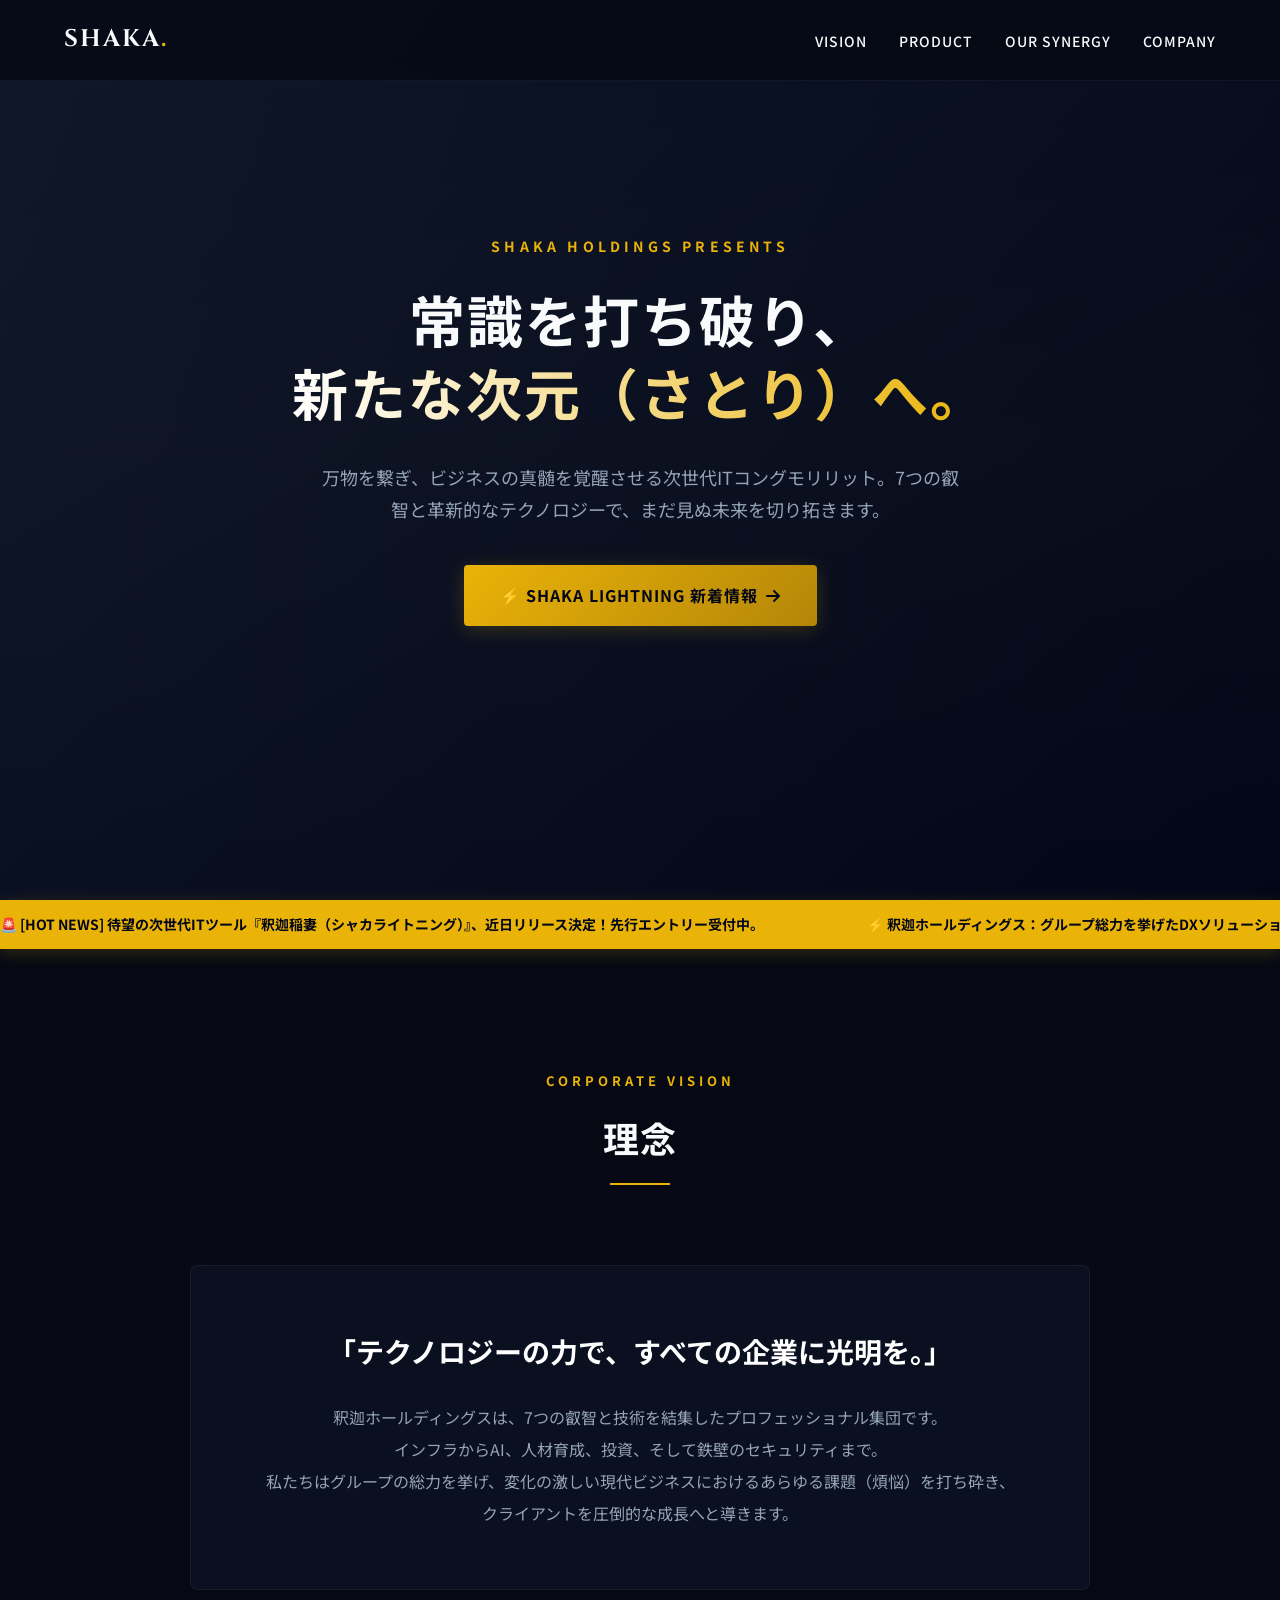
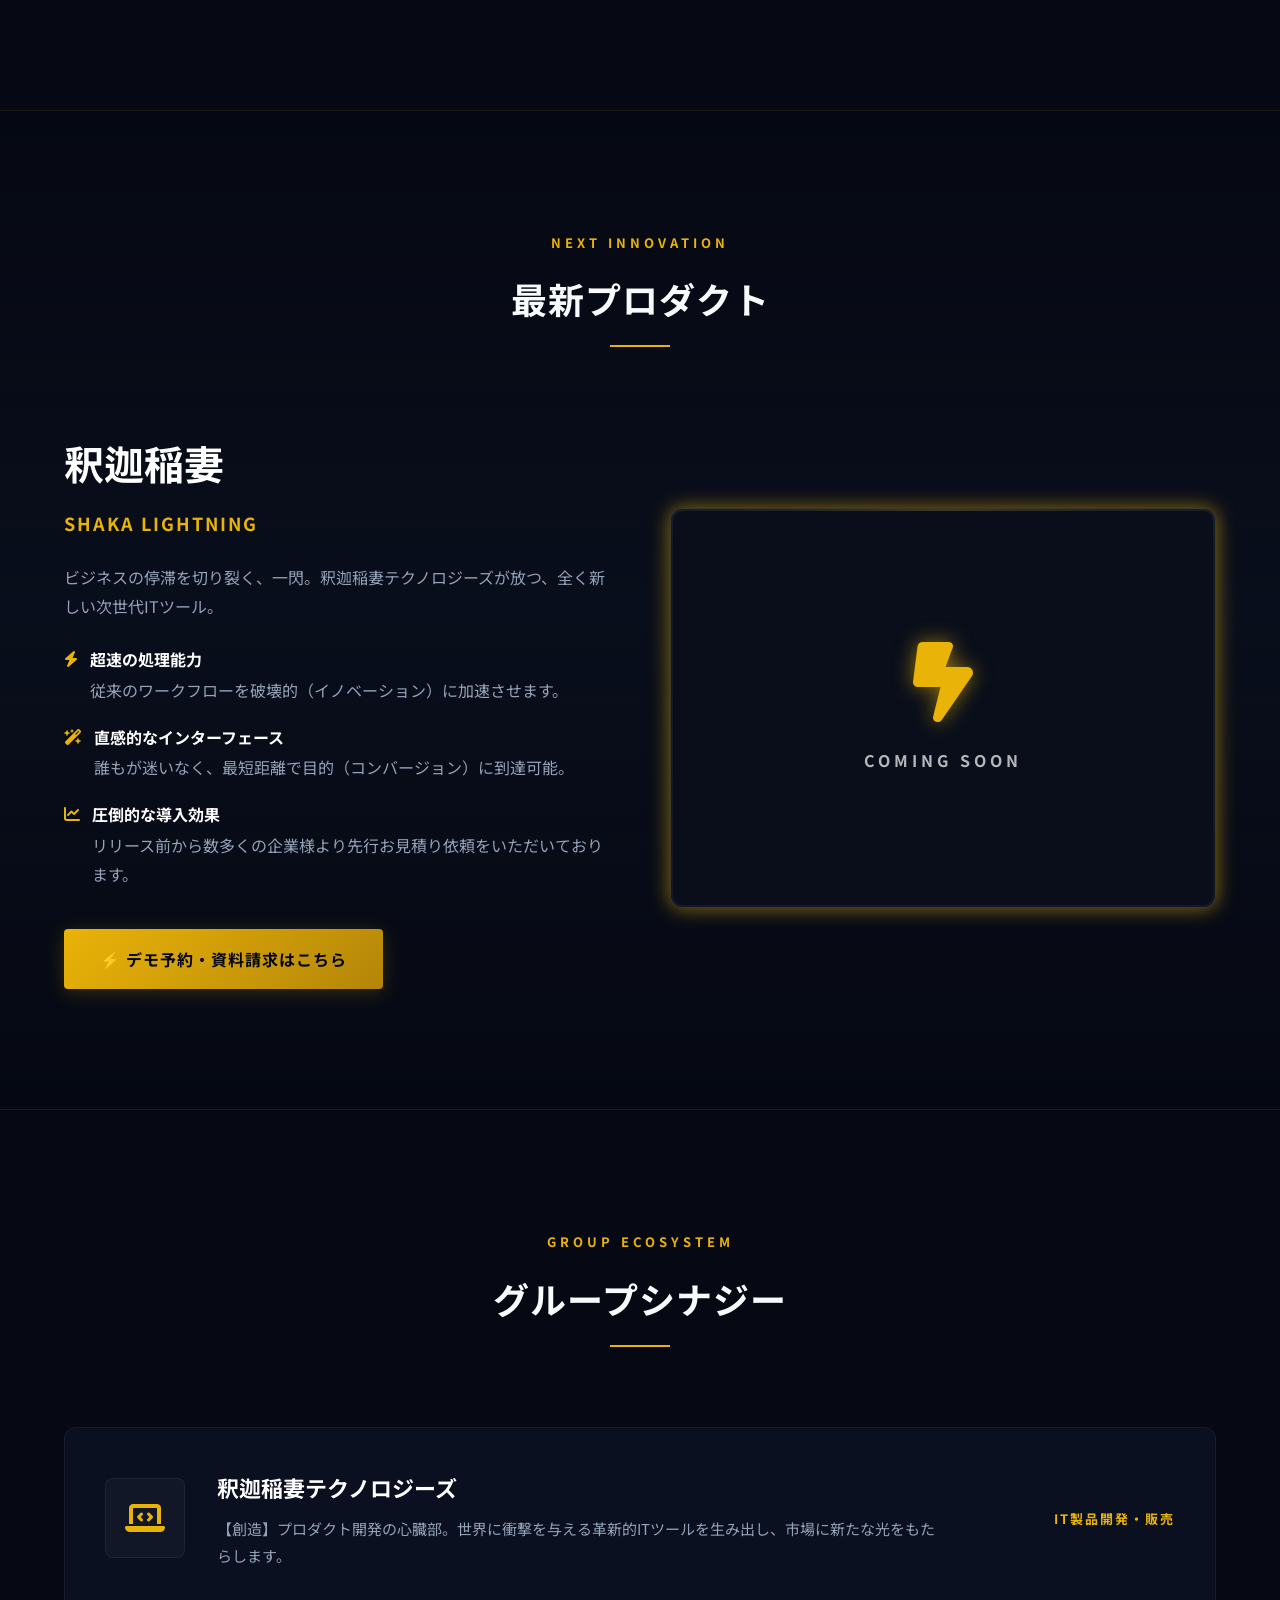
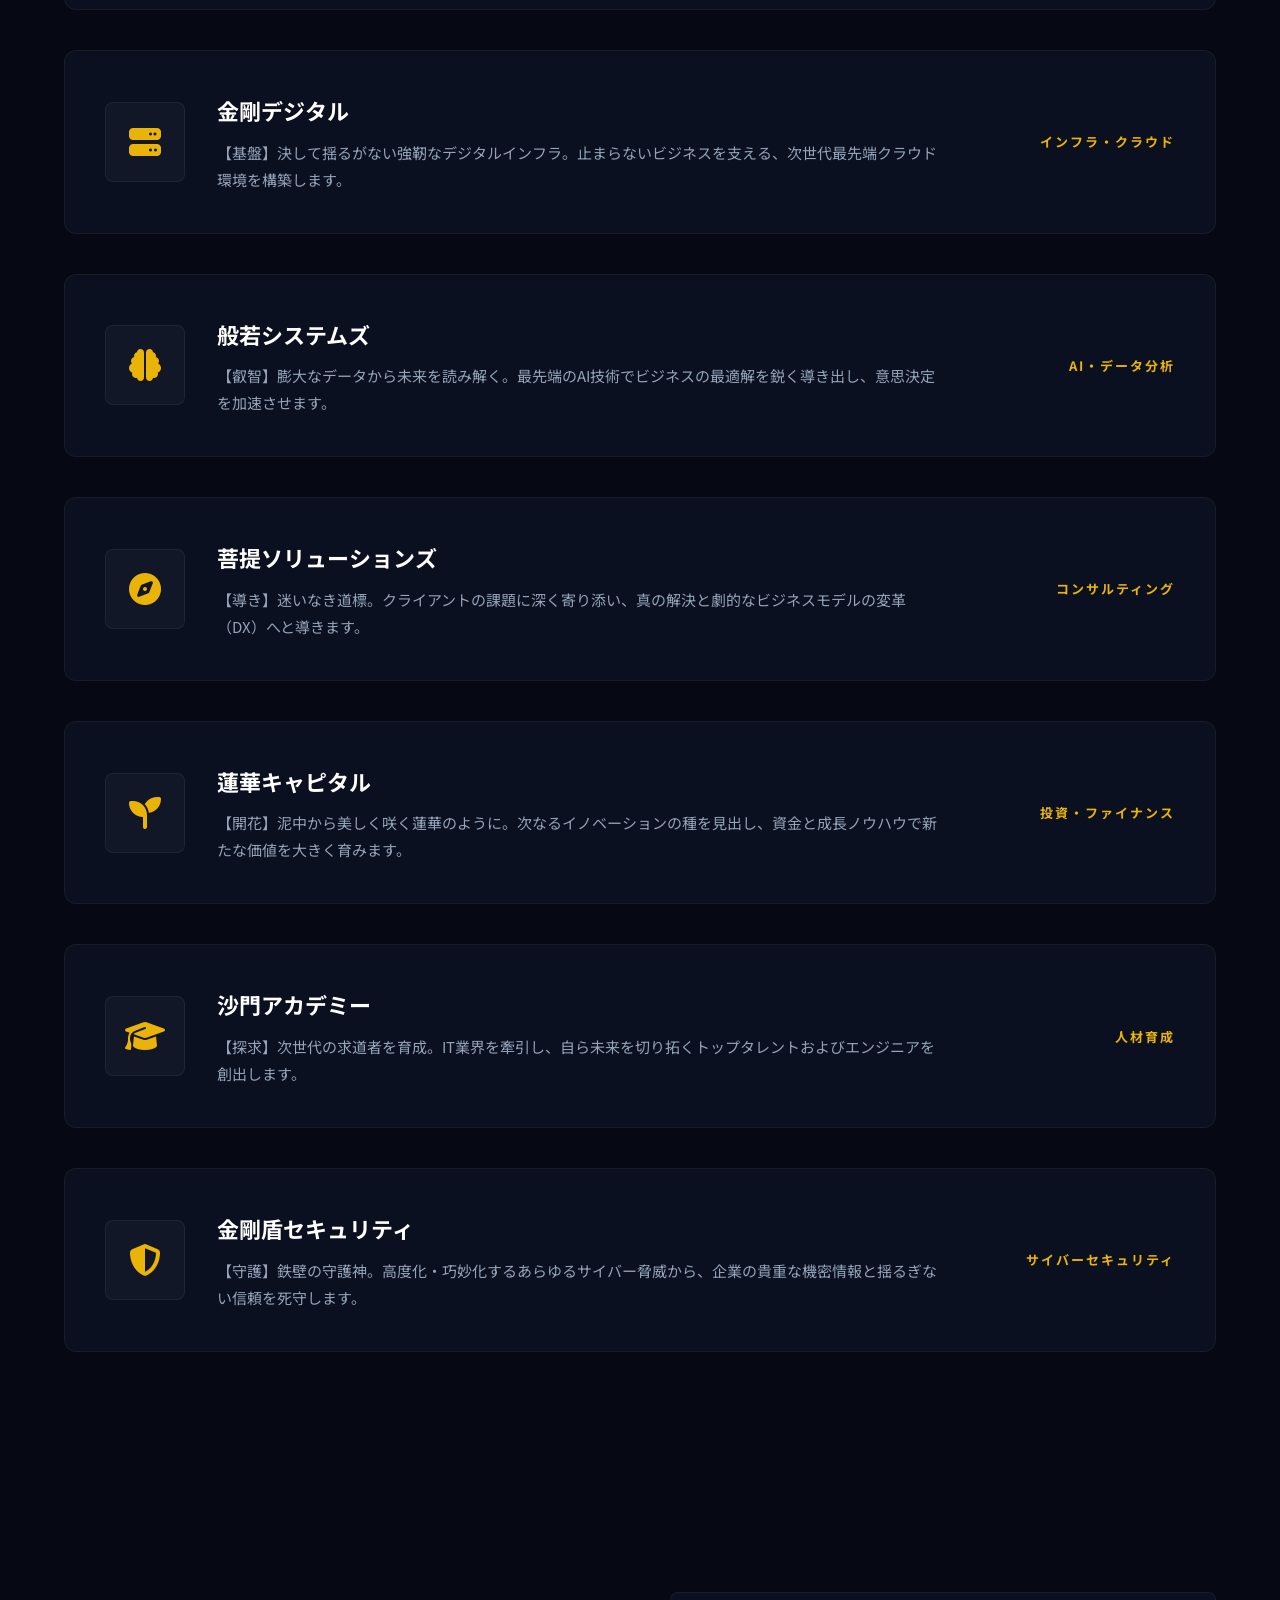
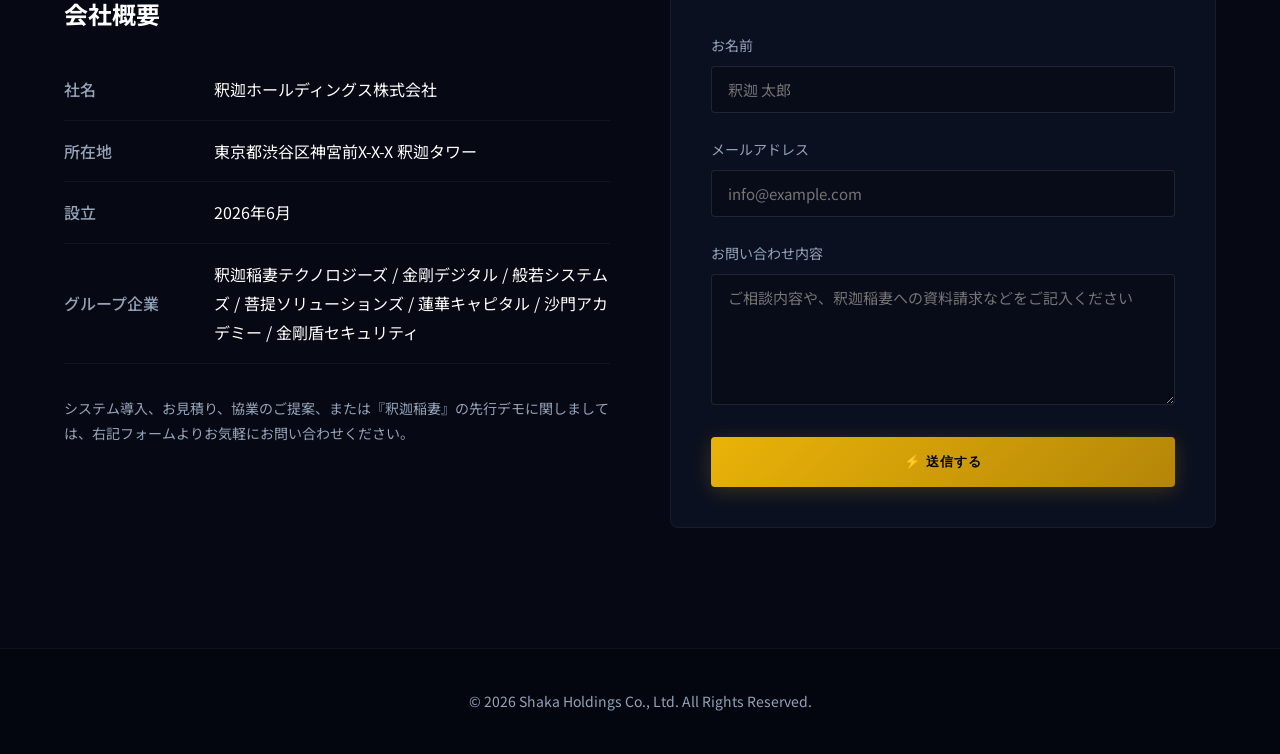
<file: index.html>
<!DOCTYPE html>
<html lang="ja">
<head>
    <meta charset="UTF-8">
    <meta name="viewport" content="width=device-width, initial-scale=1.0">
    <title>釈迦ホールディングス | Shaka Holdings</title>
    <link rel="preconnect" href="https://fonts.googleapis.com">
    <link rel="preconnect" href="https://fonts.gstatic.com" crossorigin>
    <link href="https://fonts.googleapis.com/css2?family=Cinzel:wght@600;700&family=Noto+Sans+JP:wght@300;500;700&display=swap" rel="stylesheet">
    <link rel="stylesheet" href="https://cdnjs.cloudflare.com/ajax/libs/font-awesome/6.5.1/css/all.min.css">
    
    <style>
        :root {
            --bg-color: #060913;
            --card-bg: rgba(15, 23, 42, 0.6);
            --text-color: #f8fafc;
            --text-muted: #94a3b8;
            --accent-gold: #eab308;
            --accent-blue: #38bdf8;
            --accent-purple: #a855f7;
            --lightning-glow: 0 0 20px rgba(234, 179, 8, 0.6);
        }

        * {
            box-sizing: border-box;
            margin: 0;
            padding: 0;
        }

        html {
            scroll-behavior: smooth;
        }

        body {
            background-color: var(--bg-color);
            color: var(--text-color);
            font-family: 'Noto Sans JP', sans-serif;
            overflow-x: hidden;
            line-height: 1.8;
        }

        /* 背景のアニメーション粒子効果風 */
        .bg-glow {
            position: fixed;
            top: 0;
            left: 0;
            width: 100vw;
            height: 100vh;
            pointer-events: none;
            z-index: -1;
            background: 
                radial-gradient(circle at 10% 20%, rgba(56, 189, 248, 0.05) 0%, transparent 40%),
                radial-gradient(circle at 90% 80%, rgba(168, 85, 247, 0.05) 0%, transparent 40%),
                radial-gradient(circle at 50% 50%, rgba(234, 179, 8, 0.03) 0%, transparent 60%);
        }

        /* 共通コンテナ */
        .container {
            max-width: 1200px;
            margin: 0 auto;
            padding: 0 24px;
        }

        /* ヘッダー */
        header {
            position: fixed;
            top: 0;
            left: 0;
            width: 100%;
            z-index: 100;
            background: rgba(6, 9, 19, 0.8);
            backdrop-filter: blur(12px);
            border-bottom: 1px solid rgba(255, 255, 255, 0.05);
            transition: all 0.3s ease;
        }
        
        .header-wrap {
            display: flex;
            justify-content: space-between;
            align-items: center;
            height: 80px;
        }

        .logo {
            font-family: 'Cinzel', 'Noto Sans JP', serif;
            font-size: 24px;
            font-weight: 700;
            color: var(--text-color);
            text-decoration: none;
            letter-spacing: 2px;
        }

        .logo span {
            color: var(--accent-gold);
        }

        nav ul {
            display: flex;
            list-style: none;
            gap: 32px;
        }

        nav a {
            color: var(--text-color);
            text-decoration: none;
            font-size: 14px;
            font-weight: 500;
            transition: color 0.3s;
            letter-spacing: 1px;
        }

        nav a:hover {
            color: var(--accent-gold);
        }

        /* ヒーローセクション */
        .hero {
            height: 100vh;
            display: flex;
            align-items: center;
            justify-content: center;
            text-align: center;
            position: relative;
            overflow: hidden;
            padding-top: 80px;
        }

        .hero-video-placeholder {
            position: absolute;
            top: 0;
            left: 0;
            width: 100%;
            height: 100%;
            background: linear-gradient(135deg, #0f172a 0%, #020617 100%);
            z-index: -1;
        }

        /* 稲妻の光跡エフェクト（CSSアニメーション） */
        .lightning-effect {
            position: absolute;
            top: 0;
            left: 0;
            width: 100%;
            height: 100%;
            opacity: 0.15;
            background: linear-gradient(to bottom, transparent, rgba(234, 179, 8, 0.1), transparent);
            animation: pulse-lightning 4s infinite ease-in-out;
            pointer-events: none;
        }

        @keyframes pulse-lightning {
            0%, 100% { opacity: 0.05; transform: scale(1); }
            50% { opacity: 0.25; transform: scale(1.05); }
            52% { opacity: 0.4; }
            54% { opacity: 0.25; }
        }

        .hero-content {
            z-index: 10;
            max-width: 900px;
        }

        .hero-tagline {
            font-size: 14px;
            font-weight: 700;
            color: var(--accent-gold);
            letter-spacing: 0.3em;
            margin-bottom: 24px;
            text-transform: uppercase;
        }

        .hero h1 {
            font-size: 56px;
            font-weight: 700;
            line-height: 1.3;
            margin-bottom: 32px;
            letter-spacing: 2px;
        }

        .hero h1 span {
            background: linear-gradient(to right, #fff, var(--accent-gold));
            -webkit-background-clip: text;
            -webkit-text-fill-color: transparent;
        }

        .hero p {
            font-size: 18px;
            color: var(--text-muted);
            margin-bottom: 40px;
            max-width: 650px;
            margin-left: auto;
            margin-right: auto;
        }

        .btn {
            display: inline-flex;
            align-items: center;
            gap: 8px;
            background: linear-gradient(135deg, var(--accent-gold) 0%, #b48608 100%);
            color: #020617;
            padding: 16px 36px;
            border-radius: 4px;
            font-weight: 700;
            text-decoration: none;
            letter-spacing: 1px;
            transition: all 0.3s ease;
            box-shadow: 0 4px 20px rgba(234, 179, 8, 0.2);
        }

        .btn:hover {
            transform: translateY(-2px);
            box-shadow: 0 6px 24px rgba(234, 179, 8, 0.4), var(--lightning-glow);
        }

        /* ニュースティッカー */
        .ticker-wrap {
            background: #eab308;
            color: #020617;
            padding: 12px 0;
            overflow: hidden;
            white-space: nowrap;
            font-weight: 700;
            font-size: 14px;
            box-shadow: 0 4px 15px rgba(234, 179, 8, 0.2);
        }

        .ticker {
            display: inline-block;
            animation: ticker 25s linear infinite;
            padding-right: 50%;
        }

        @keyframes ticker {
            0% { transform: translate3d(0, 0, 0); }
            100% { transform: translate3d(-100%, 0, 0); }
        }

        .ticker span {
            display: inline-block;
            margin-right: 100px;
        }

        /* セクション共通スタイル */
        section {
            padding: 120px 0;
            position: relative;
        }

        .section-header {
            text-align: center;
            margin-bottom: 80px;
        }

        .section-header .sub {
            color: var(--accent-gold);
            font-size: 13px;
            font-weight: 700;
            letter-spacing: 4px;
            text-transform: uppercase;
            margin-bottom: 12px;
            display: block;
        }

        .section-header h2 {
            font-size: 36px;
            font-weight: 700;
            letter-spacing: 1px;
            position: relative;
            display: inline-block;
            padding-bottom: 16px;
        }

        .section-header h2::after {
            content: '';
            position: absolute;
            bottom: 0;
            left: 50%;
            transform: translateX(-50%);
            width: 60px;
            height: 2px;
            background: var(--accent-gold);
        }

        /* VISION */
        .vision-content {
            background: var(--card-bg);
            border: 1px solid rgba(255, 255, 255, 0.05);
            border-radius: 8px;
            padding: 60px;
            text-align: center;
            backdrop-filter: blur(10px);
            max-width: 900px;
            margin: 0 auto;
        }

        .vision-content h3 {
            font-size: 28px;
            margin-bottom: 24px;
            color: #fff;
        }

        .vision-content p {
            color: var(--text-muted);
            font-size: 16px;
            line-height: 2;
        }

        /* PRODUCT SPOTLIGHT (釈迦稲妻) */
        .product-spotlight {
            background: linear-gradient(180deg, transparent, rgba(15, 23, 42, 0.4), transparent);
            border-top: 1px solid rgba(234, 179, 8, 0.1);
            border-bottom: 1px solid rgba(234, 179, 8, 0.1);
        }

        .product-grid {
            display: grid;
            grid-template-columns: 1fr 1fr;
            gap: 60px;
            align-items: center;
        }

        .product-info h3 {
            font-size: 40px;
            font-weight: 700;
            margin-bottom: 8px;
            color: #fff;
        }

        .product-info .product-sub {
            color: var(--accent-gold);
            font-size: 18px;
            font-weight: 700;
            letter-spacing: 2px;
            margin-bottom: 24px;
        }

        .product-features {
            list-style: none;
            margin-bottom: 40px;
        }

        .product-features li {
            margin-bottom: 18px;
            display: flex;
            align-items: flex-start;
            gap: 12px;
            color: var(--text-muted);
        }

        .product-features li i {
            color: var(--accent-gold);
            margin-top: 6px;
        }

        .product-features strong {
            color: #fff;
            display: block;
            margin-bottom: 2px;
        }

        .product-visual {
            position: relative;
            height: 400px;
            background: rgba(30, 41, 59, 0.5);
            border: 1px solid rgba(234, 179, 8, 0.2);
            border-radius: 12px;
            display: flex;
            align-items: center;
            justify-content: center;
            overflow: hidden;
            box-shadow: var(--lightning-glow);
        }

        .product-visual::before {
            content: '';
            position: absolute;
            width: 150%;
            height: 150%;
            background: conic-gradient(from 180deg at 50% 50%, transparent 0deg, transparent 120deg, rgba(234, 179, 8, 0.2) 180deg, transparent 240deg, transparent 360deg);
            animation: rotate-glow 6s linear infinite;
        }

        @keyframes rotate-glow {
            from { transform: rotate(0deg); }
            to { transform: rotate(360deg); }
        }

        .visual-inner {
            position: relative;
            background: #090e1a;
            width: calc(100% - 4px);
            height: calc(100% - 4px);
            border-radius: 10px;
            z-index: 2;
            display: flex;
            flex-direction: column;
            align-items: center;
            justify-content: center;
        }

        .visual-inner i {
            font-size: 80px;
            color: var(--accent-gold);
            text-shadow: var(--lightning-glow);
            animation: float-icon 3s infinite ease-in-out;
        }

        @keyframes float-icon {
            0%, 100% { transform: translateY(0); }
            50% { transform: translateY(-10px); }
        }

        /* OUR SYNERGY (スクロールポップアップ) */
        .synergy-list {
            display: flex;
            flex-direction: column;
            gap: 40px;
        }

        /* ポップアップ用初期状態 */
        .synergy-card {
            background: var(--card-bg);
            border: 1px solid rgba(255, 255, 255, 0.05);
            border-radius: 12px;
            padding: 40px;
            display: grid;
            grid-template-columns: 80px 1fr 200px;
            gap: 32px;
            align-items: center;
            backdrop-filter: blur(10px);
            
            /* スクロールアニメーション用の設定 */
            opacity: 0;
            transform: translateY(60px) scale(0.95);
            transition: all 0.8s cubic-bezier(0.25, 1, 0.5, 1);
        }

        /* 画面内に入ったときの活性化クラス */
        .synergy-card.reveal-active {
            opacity: 1;
            transform: translateY(0) scale(1);
        }

        .synergy-card:hover {
            border-color: rgba(234, 179, 8, 0.3);
            box-shadow: 0 10px 30px rgba(0, 0, 0, 0.3);
        }

        .card-icon {
            width: 80px;
            height: 80px;
            border-radius: 8px;
            background: rgba(255, 255, 255, 0.03);
            display: flex;
            align-items: center;
            justify-content: center;
            font-size: 32px;
            color: var(--accent-gold);
            border: 1px solid rgba(255, 255, 255, 0.05);
            transition: all 0.3s;
        }

        .synergy-card:hover .card-icon {
            background: var(--accent-gold);
            color: #020617;
            text-shadow: none;
            box-shadow: var(--lightning-glow);
        }

        .card-info h3 {
            font-size: 22px;
            font-weight: 700;
            margin-bottom: 8px;
            color: #fff;
        }

        .card-info p {
            color: var(--text-muted);
            font-size: 15px;
        }

        .card-tag {
            text-align: right;
            font-size: 13px;
            font-weight: 700;
            letter-spacing: 2px;
            color: var(--accent-gold);
            text-transform: uppercase;
        }

        /* 会社概要 & お問い合わせ */
        .contact-grid {
            display: grid;
            grid-template-columns: 1fr 1fr;
            gap: 60px;
        }

        .company-info h3 {
            font-size: 24px;
            margin-bottom: 24px;
            color: #fff;
        }

        .info-table {
            width: 100%;
            border-collapse: collapse;
            margin-bottom: 32px;
        }

        .info-table th, .info-table td {
            padding: 16px 0;
            border-bottom: 1px solid rgba(255, 255, 255, 0.05);
            text-align: left;
        }

        .info-table th {
            color: var(--text-muted);
            font-weight: 500;
            width: 150px;
        }

        .info-table td {
            color: #fff;
        }

        .contact-form {
            background: var(--card-bg);
            border: 1px solid rgba(255, 255, 255, 0.05);
            padding: 40px;
            border-radius: 8px;
        }

        .form-group {
            margin-bottom: 24px;
        }

        .form-group label {
            display: block;
            font-size: 14px;
            color: var(--text-muted);
            margin-bottom: 8px;
        }

        .form-control {
            width: 100%;
            background: rgba(6, 9, 19, 0.5);
            border: 1px solid rgba(255, 255, 255, 0.1);
            padding: 12px 16px;
            color: #fff;
            border-radius: 4px;
            font-family: inherit;
            font-size: 15px;
            transition: border-color 0.3s;
        }

        .form-control:focus {
            outline: none;
            border-color: var(--accent-gold);
        }

        .btn-submit {
            width: 100%;
            border: none;
            cursor: pointer;
            justify-content: center;
        }

        /* フッター */
        footer {
            background: #03060f;
            padding: 40px 0;
            text-align: center;
            border-top: 1px solid rgba(255, 255, 255, 0.05);
            font-size: 14px;
            color: var(--text-muted);
        }

        /* レスポンシブ */
        @media (max-width: 992px) {
            .hero h1 { font-size: 42px; }
            .product-grid, .contact-grid { grid-template-columns: 1fr; gap: 40px; }
            .synergy-card { grid-template-columns: 60px 1fr; }
            .card-tag { grid-column: 1 / -1; text-align: left; margin-top: -12px; padding-left: 92px; }
        }

        @media (max-width: 768px) {
            nav { display: none; }
            .hero h1 { font-size: 32px; }
            .vision-content { padding: 32px 20px; }
            .synergy-card { grid-template-columns: 1fr; text-align: center; justify-items: center; }
            .card-tag { text-align: center; padding-left: 0; }
        }
    </style>
</head>
<body>

    <div class="bg-glow"></div>

    <!-- HEADER -->
    <header>
        <div class="container header-wrap">
            <a href="#" class="logo">SHAKA<span>.</span></a>
            <nav>
                <ul>
                    <li><a href="#vision">VISION</a></li>
                    <li><a href="#product">PRODUCT</a></li>
                    <li><a href="#synergy">OUR SYNERGY</a></li>
                    <li><a href="#company">COMPANY</a></li>
                </ul>
            </nav>
        </div>
    </header>

    <!-- HERO -->
    <section class="hero">
        <div class="hero-video-placeholder"></div>
        <div class="lightning-effect"></div>
        <div class="container hero-content">
            <div class="hero-tagline">SHAKA HOLDINGS PRESENTS</div>
            <h1>常識を打ち破り、<br><span>新たな次元（さとり）へ。</span></h1>
            <p>万物を繋ぎ、ビジネスの真髄を覚醒させる次世代ITコングモリリット。7つの叡智と革新的なテクノロジーで、まだ見ぬ未来を切り拓きます。</p>
            <a href="#product" class="btn">⚡ SHAKA LIGHTNING 新着情報 <i class="fa-solid fa-arrow-right"></i></a>
        </div>
    </section>

    <!-- TICKER -->
    <div class="ticker-wrap">
        <div class="ticker">
            <span>🚨 [HOT NEWS] 待望の次世代ITツール『釈迦稲妻（シャカライトニング）』、近日リリース決定！先行エントリー受付中。</span>
            <span>⚡ 釈迦ホールディングス：グループ総力を挙げたDXソリューションの提供を開始。</span>
            <span>🚨 [HOT NEWS] 待望の次世代ITツール『釈迦稲妻（シャカライトニング）』、近日リリース決定！先行エントリー受付中。</span>
        </div>
    </div>

    <!-- VISION -->
    <section id="vision">
        <div class="container">
            <div class="section-header">
                <span class="sub">Corporate Vision</span>
                <h2>理念</h2>
            </div>
            <div class="vision-content">
                <h3>「テクノロジーの力で、すべての企業に光明を。」</h3>
                <p>
                    釈迦ホールディングスは、7つの叡智と技術を結集したプロフェッショナル集団です。<br>
                    インフラからAI、人材育成、投資、そして鉄壁のセキュリティまで。<br>
                    私たちはグループの総力を挙げ、変化の激しい現代ビジネスにおけるあらゆる課題（煩悩）を打ち砕き、<br>
                    クライアントを圧倒的な成長へと導きます。
                </p>
            </div>
        </div>
    </section>

    <!-- PRODUCT SPOTLIGHT -->
    <section id="product" class="product-spotlight">
        <div class="container">
            <div class="section-header">
                <span class="sub">Next Innovation</span>
                <h2>最新プロダクト</h2>
            </div>
            <div class="product-grid">
                <div class="product-info">
                    <h3>釈迦稲妻</h3>
                    <div class="product-sub">SHAKA LIGHTNING</div>
                    <p style="color: var(--text-muted); margin-bottom: 24px;">
                        ビジネスの停滞を切り裂く、一閃。釈迦稲妻テクノロジーズが放つ、全く新しい次世代ITツール。
                    </p>
                    <ul class="product-features">
                        <li>
                            <i class="fa-solid fa-bolt"></i>
                            <div>
                                <strong>超速の処理能力</strong>
                                従来のワークフローを破壊的（イノベーション）に加速させます。
                            </div>
                        </li>
                        <li>
                            <i class="fa-solid fa-wand-magic-sparkles"></i>
                            <div>
                                <strong>直感的なインターフェース</strong>
                                誰もが迷いなく、最短距離で目的（コンバージョン）に到達可能。
                            </div>
                        </li>
                        <li>
                            <i class="fa-solid fa-chart-line"></i>
                            <div>
                                <strong>圧倒的な導入効果</strong>
                                リリース前から数多くの企業様より先行お見積り依頼をいただいております。
                            </div>
                        </li>
                    </ul>
                    <a href="#contact" class="btn">⚡ デモ予約・資料請求はこちら</a>
                </div>
                <div class="product-visual">
                    <div class="visual-inner">
                        <i class="fa-solid fa-bolt-lightning"></i>
                        <span style="margin-top: 24px; letter-spacing: 4px; font-weight: 700; color: rgba(255,255,255,0.7);">COMING SOON</span>
                    </div>
                </div>
            </div>
        </div>
    </section>

    <!-- OUR SYNERGY (SCROLL POPUP) -->
    <section id="synergy">
        <div class="container">
            <div class="section-header">
                <span class="sub">Group Ecosystem</span>
                <h2>グループシナジー</h2>
            </div>
            
            <div class="synergy-list">
                
                <!-- 1 -->
                <div class="synergy-card">
                    <div class="card-icon"><i class="fa-solid fa-laptop-code"></i></div>
                    <div class="card-info">
                        <h3>釈迦稲妻テクノロジーズ</h3>
                        <p>【創造】プロダクト開発の心臓部。世界に衝撃を与える革新的ITツールを生み出し、市場に新たな光をもたらします。</p>
                    </div>
                    <div class="card-tag">IT製品開発・販売</div>
                </div>

                <!-- 2 -->
                <div class="synergy-card">
                    <div class="card-icon"><i class="fa-solid fa-server"></i></div>
                    <div class="card-info">
                        <h3>金剛デジタル</h3>
                        <p>【基盤】決して揺るがない強靭なデジタルインフラ。止まらないビジネスを支える、次世代最先端クラウド環境を構築します。</p>
                    </div>
                    <div class="card-tag">インフラ・クラウド</div>
                </div>

                <!-- 3 -->
                <div class="synergy-card">
                    <div class="card-icon"><i class="fa-solid fa-brain"></i></div>
                    <div class="card-info">
                        <h3>般若システムズ</h3>
                        <p>【叡智】膨大なデータから未来を読み解く。最先端のAI技術でビジネスの最適解を鋭く導き出し、意思決定を加速させます。</p>
                    </div>
                    <div class="card-tag">AI・データ分析</div>
                </div>

                <!-- 4 -->
                <div class="synergy-card">
                    <div class="card-icon"><i class="fa-solid fa-compass"></i></div>
                    <div class="card-info">
                        <h3>菩提ソリューションズ</h3>
                        <p>【導き】迷いなき道標。クライアントの課題に深く寄り添い、真の解決と劇的なビジネスモデルの変革（DX）へと導きます。</p>
                    </div>
                    <div class="card-tag">コンサルティング</div>
                </div>

                <!-- 5 -->
                <div class="synergy-card">
                    <div class="card-icon"><i class="fa-solid fa-seedling"></i></div>
                    <div class="card-info">
                        <h3>蓮華キャピタル</h3>
                        <p>【開花】泥中から美しく咲く蓮華のように。次なるイノベーションの種を見出し、資金と成長ノウハウで新たな価値を大きく育みます。</p>
                    </div>
                    <div class="card-tag">投資・ファイナンス</div>
                </div>

                <!-- 6 -->
                <div class="synergy-card">
                    <div class="card-icon"><i class="fa-solid fa-graduation-cap"></i></div>
                    <div class="card-info">
                        <h3>沙門アカデミー</h3>
                        <p>【探求】次世代の求道者を育成。IT業界を牽引し、自ら未来を切り拓くトップタレントおよびエンジニアを創出します。</p>
                    </div>
                    <div class="card-tag">人材育成</div>
                </div>

                <!-- 7 -->
                <div class="synergy-card">
                    <div class="card-icon"><i class="fa-solid fa-shield-halved"></i></div>
                    <div class="card-info">
                        <h3>金剛盾セキュリティ</h3>
                        <p>【守護】鉄壁の守護神。高度化・巧妙化するあらゆるサイバー脅威から、企業の貴重な機密情報と揺るぎない信頼を死守します。</p>
                    </div>
                    <div class="card-tag">サイバーセキュリティ</div>
                </div>

            </div>
        </div>
    </section>

    <!-- CONTACT & COMPANY -->
    <section id="company">
        <div class="container">
            <div class="contact-grid">
                <div class="company-info">
                    <h3>会社概要</h3>
                    <table class="info-table">
                        <tr>
                            <th>社名</th>
                            <td>釈迦ホールディングス株式会社</td>
                        </tr>
                        <tr>
                            <th>所在地</th>
                            <td>東京都渋谷区神宮前X-X-X 釈迦タワー</td>
                        </tr>
                        <tr>
                            <th>設立</th>
                            <td>2026年6月</td>
                        </tr>
                        <tr>
                            <th>グループ企業</th>
                            <td>
                                釈迦稲妻テクノロジーズ / 金剛デジタル / 般若システムズ / 菩提ソリューションズ / 蓮華キャピタル / 沙門アカデミー / 金剛盾セキュリティ
                            </td>
                        </tr>
                    </table>
                    <p style="color: var(--text-muted); font-size: 14px;">
                        システム導入、お見積り、協業のご提案、または『釈迦稲妻』の先行デモに関しましては、右記フォームよりお気軽にお問い合わせください。
                    </p>
                </div>
                <div class="contact-form" id="contact">
                    <form onsubmit="event.preventDefault(); alert('お問い合わせありがとうございました。（デモ動作）');">
                        <div class="form-group">
                            <label for="name">お名前</label>
                            <input type="text" id="name" class="form-control" placeholder="釈迦 太郎" required>
                        </div>
                        <div class="form-group">
                            <label for="email">メールアドレス</label>
                            <input type="email" id="email" class="form-control" placeholder="info@example.com" required>
                        </div>
                        <div class="form-group">
                            <label for="message">お問い合わせ内容</label>
                            <textarea id="message" class="form-control" rows="5" placeholder="ご相談内容や、釈迦稲妻への資料請求などをご記入ください" required></textarea>
                        </div>
                        <button type="submit" class="btn btn-submit">⚡ 送信する</button>
                    </form>
                </div>
            </div>
        </div>
    </section>

    <!-- FOOTER -->
    <footer>
        <div class="container">
            <p>&copy; 2026 Shaka Holdings Co., Ltd. All Rights Reserved.</p>
        </div>
    </footer>

    <!-- JAVASCRIPT FOR SCROLL REVEAL (POPUP EFFECT) -->
    <script>
        document.addEventListener('DOMContentLoaded', () => {
            const cards = document.querySelectorAll('.synergy-card');
            
            const revealOnScroll = () => {
                const triggerBottom = window.innerHeight * 0.85; // 画面下の85%の位置にきたら発火
                
                cards.forEach(card => {
                    const cardTop = card.getBoundingClientRect().top;
                    
                    if(cardTop < triggerBottom) {
                        card.classList.add('reveal-active');
                    } else {
                        // スクロールで戻したときに再度アニメーションさせたい場合は、下のコメントアウトを解除
                        // card.classList.remove('reveal-active');
                    }
                });
            };

            // 初回チェック
            revealOnScroll();
            
            // スクロールイベントに登録
            window.addEventListener('scroll', revealOnScroll);
        });
    </script>
</body>
</html>
</file>
